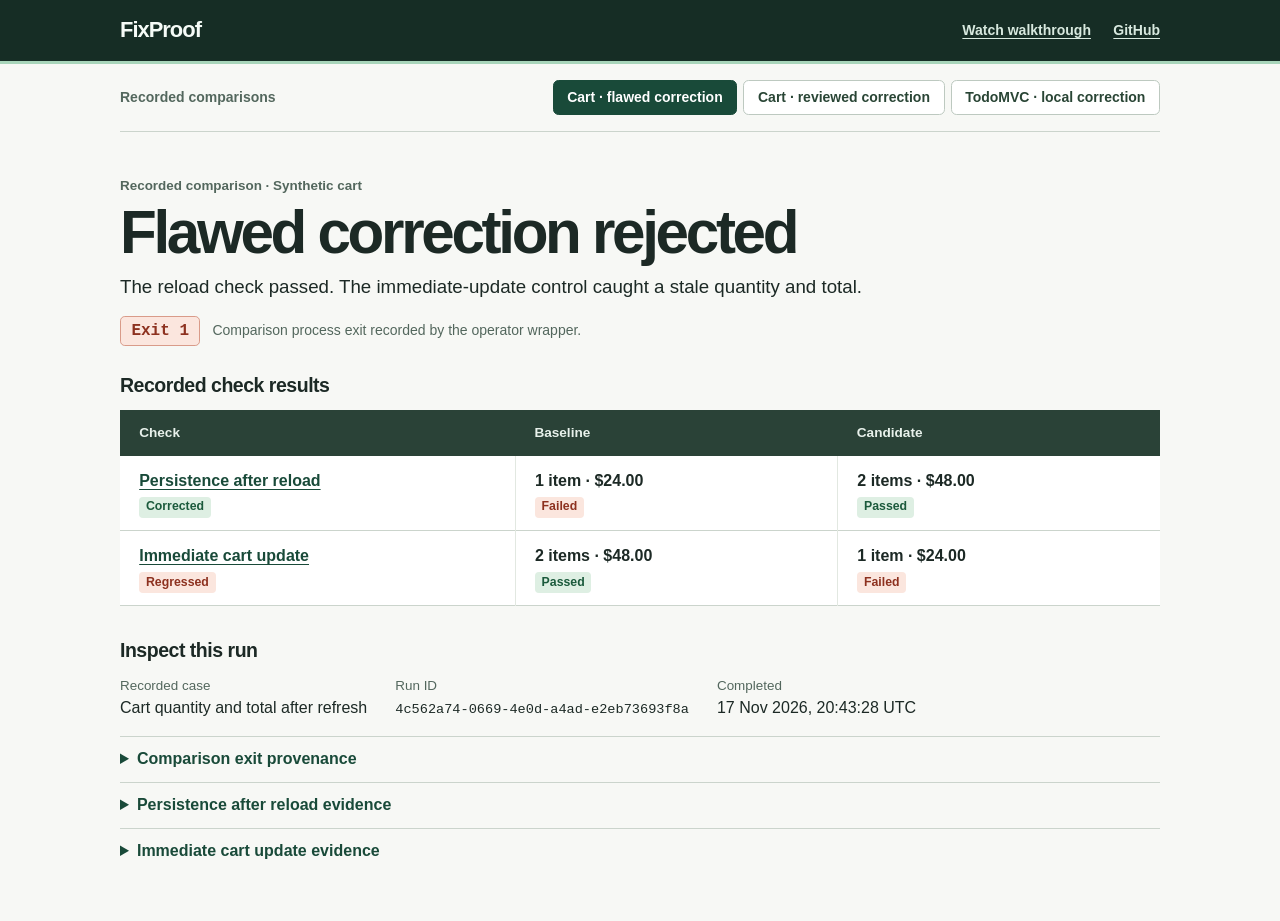
<file: index.html>
<!doctype html>
<html lang="en" data-entry="report">
<head>
  <meta charset="utf-8">
  <meta name="viewport" content="width=device-width, initial-scale=1">
  <title>FixProof · Recorded comparison</title>
  <link rel="stylesheet" href="proof.css">
  <script src="proof.js" defer></script>
</head>
<body>
  <a class="skip-link" href="#case-title">Skip to comparison</a>
  <header class="masthead">
    <div class="wrap masthead-inner">
      <a class="brand" id="home-link" href="./">FixProof</a>
      <nav class="reference-links" aria-label="Project resources">
        <a href="https://youtu.be/y7mjjVRgMPk">Watch walkthrough</a>
        <a href="https://github.com/elouahid/fixproof-kane">GitHub</a>
      </nav>
    </div>
  </header>

  <main class="wrap">
    <nav class="run-nav" aria-label="Recorded comparisons">
      <span>Recorded comparisons</span>
      <div class="run-links">
        <a id="flawed-link" href="?run=flawed">Cart · flawed correction</a>
        <a id="reviewed-link" href="?run=reviewed">Cart · reviewed correction</a>
        <a id="todomvc-link" href="?run=todomvc">TodoMVC · local correction</a>
      </div>
    </nav>

    <p id="loading" role="status">Loading recorded evidence…</p>
    <div id="comparison" hidden>
      <section class="intro" aria-labelledby="case-title">
        <p id="source-label" class="source-label"></p>
        <h1 id="case-title" tabindex="-1"></h1>
        <p id="explanation" class="explanation"></p>
        <div class="exit-row">
          <strong id="exit-badge"></strong>
          <p id="exit-source"></p>
        </div>
      </section>

      <section aria-labelledby="results-title">
        <h2 id="results-title">Recorded check results</h2>
        <table aria-labelledby="results-title">
          <thead><tr><th scope="col">Check</th><th scope="col">Baseline</th><th scope="col">Candidate</th></tr></thead>
          <tbody id="results"></tbody>
        </table>
      </section>

      <section class="evidence-section" aria-labelledby="evidence-title">
        <h2 id="evidence-title">Inspect this run</h2>
        <dl class="run-meta">
          <div><dt>Recorded case</dt><dd id="case-name"></dd></div>
          <div><dt>Run ID</dt><dd><code id="run-id"></code></dd></div>
          <div><dt id="date-label">Recorded</dt><dd id="run-date"></dd></div>
        </dl>
        <details id="capture" hidden>
          <summary>Comparison exit provenance</summary>
          <p id="capture-note"></p>
          <p class="hash-label">Process capture SHA-256</p>
          <code id="capture-hash" class="digest"></code>
          <p id="recorded-sources" hidden>
            <a id="saved-report-link">Saved report on GitHub</a>
            · <a id="manifest-link" href="https://github.com/elouahid/fixproof-kane/blob/56409e049b64a15797b3a6fd39b4f2c08f0c295c/evidence/control-regression/manifest.json">Run manifest</a>
          </p>
        </details>
        <div id="checks"></div>
        <section class="extra" id="incomplete-example" aria-labelledby="incomplete-title" hidden>
          <h3 id="incomplete-title">Earlier incomplete execution</h3>
          <p id="incomplete-reason"></p>
        </section>
      </section>
    </div>

    <aside id="local-resources" hidden>
      <h2>Current checkout</h2>
      <p>These carts run the code in this checkout. The saved comparisons above describe the builds tested at the time.</p>
      <nav class="local-links" aria-label="Current cart applications">
        <a id="baseline-link">Open current baseline cart</a>
        <a id="candidate-link">Open current candidate cart (reviewed source in the demo)</a>
      </nav>
      <a id="example-link">View the earlier recorded example</a>
    </aside>
  </main>
</body>
</html>
</file>
<file: proof.css>
:root {
  color-scheme: light;
  color: #1c2925;
  background: #f7f8f5;
  font: 1rem/1.5 Inter, -apple-system, BlinkMacSystemFont, "Segoe UI", sans-serif;
  --ink: #162d25;
  --green: #194a39;
  --muted: #53675d;
  --line: #cbd4cc;
  --paper: #fff;
}

* { box-sizing: border-box; }
[hidden] { display: none !important; }
body, h1, h2, h3, h4, p, dl, dd { margin: 0; }
body { overflow-wrap: break-word; }
.wrap { width: min(65rem, calc(100% - 3rem)); margin-inline: auto; }
a { color: var(--green); text-underline-offset: 0.2em; }
a:hover { text-decoration-thickness: 2px; }
a:focus-visible, summary:focus-visible {
  outline: 3px solid #9b5900;
  outline-offset: 4px;
  border-radius: 2px;
}
.skip-link { position: absolute; top: -100px; left: 1rem; z-index: 1; padding: 0.6rem; background: #fff; }
.skip-link:focus { top: 0.5rem; }
.masthead { color: #f5fbf7; background: var(--ink); border-bottom: 3px solid #a8d5ba; }
.masthead-inner, .reference-links, .run-nav, .run-links, .exit-row, .card-heading, .local-links {
  display: flex;
  align-items: center;
  flex-wrap: wrap;
}
.masthead-inner { min-height: 3.8rem; gap: 0.5rem 1rem; justify-content: space-between; }
.brand { color: inherit; font-size: 1.37rem; font-weight: 750; letter-spacing: -0.045em; text-decoration: none; }
.reference-links { gap: 0.5rem 1.4rem; }
.reference-links a { color: #d8e9df; font-size: 0.875rem; font-weight: 550; }
main { padding-block-end: 3rem; }
.run-nav { justify-content: space-between; gap: 0.55rem 1rem; padding-block: 1rem; border-bottom: 1px solid var(--line); }
.run-nav > span { color: var(--muted); font-size: 0.875rem; font-weight: 650; }
.run-links { gap: 0.38rem; }
.run-links a {
  padding: 0.37rem 0.85rem;
  border: 1px solid #bdc9c0;
  border-radius: 0.35rem;
  color: #294535;
  background: var(--paper);
  font-size: 0.875rem;
  font-weight: 600;
  text-decoration: none;
}
.run-links a:hover { border-color: var(--green); }
.run-links a[aria-current="page"] { border-color: var(--green); color: #fff; background: var(--green); }
.intro { padding-block: clamp(1.7rem, 4vw, 2.8rem) 1.7rem; }
.source-label, .hash-label, dt { color: var(--muted); font-size: 0.84rem; }
.source-label { font-weight: 650; }
h1 { margin: 0.25rem 0 0.45rem; font-size: clamp(2rem, 4.7vw, 3.85rem); line-height: 1.08; letter-spacing: -0.055em; }
h2 { margin-bottom: 0.75rem; font-size: 1.22rem; line-height: 1.3; letter-spacing: -0.025em; }
h3, h4 { font-size: 1rem; line-height: 1.4; }
.explanation { max-width: 73ch; font-size: clamp(1rem, 1.55vw, 1.17rem); }
.exit-row { gap: 0.55rem 0.75rem; margin-top: 0.95rem; }
.exit-row p { color: var(--muted); font-size: 0.875rem; }
#exit-badge {
  padding: 0.24rem 0.65rem;
  border: 1px solid var(--tone-border);
  border-radius: 0.3rem;
  color: var(--tone-ink);
  background: var(--tone-bg);
  font: 700 1rem/1.25 ui-monospace, Consolas, monospace;
}
[data-tone="bad"] { --tone-ink: #8d311f; --tone-bg: #fbe6de; --tone-border: #d99b89; }
[data-tone="good"] { --tone-ink: #1b5a3c; --tone-bg: #deefe3; --tone-border: #95bba1; }
[data-tone="pending"] { --tone-ink: #775117; --tone-bg: #fff1d8; --tone-border: #c9aa70; }
table { width: 100%; border-collapse: collapse; table-layout: fixed; text-align: left; background: var(--paper); }
table thead { color: #e8f1eb; background: #2a4237; }
th, td { padding: 0.8rem clamp(0.65rem, 1.9vw, 1.2rem); vertical-align: top; }
thead th { font-size: 0.85rem; font-weight: 600; }
thead th:first-child { width: 38%; }
tbody tr { border-bottom: 1px solid var(--line); }
tbody th { font-weight: 650; }
td + td, tbody th + td { border-left: 1px solid #e2e8e1; }
.readout { font-weight: 550; font-variant-numeric: tabular-nums; }
.status {
  display: inline-block;
  color: var(--tone-ink);
  background: var(--tone-bg);
  padding: 0.08rem 0.42rem;
  border-radius: 0.25rem;
  font-size: 0.77rem;
  font-weight: 650;
  line-height: 1.45;
}
tbody .status { display: block; width: fit-content; max-width: 100%; margin-top: 0.26rem; }
.evidence-section, aside { margin-top: 2rem; }
.run-meta { display: flex; flex-wrap: wrap; gap: 0.55rem 1.75rem; margin: 0 0 1rem; }
.run-meta > div { min-width: 0; }
code { font: 0.85rem/1.45 ui-monospace, Consolas, monospace; overflow-wrap: anywhere; }
details { border-top: 1px solid var(--line); }
summary { cursor: pointer; color: var(--green); font-weight: 650; padding-block: 0.65rem; }
summary:hover { text-decoration: underline; text-underline-offset: 0.2em; }
details[open] { padding-bottom: 0.9rem; }
#capture p, .evidence-body > p { color: var(--muted); }
.hash-label { margin-top: 0.65rem; font-weight: 600; }
.digest { display: block; color: #334c3d; }
.sides { display: grid; grid-template-columns: repeat(2, minmax(0, 1fr)); gap: 0.75rem; margin-top: 0.9rem; }
.side { min-width: 0; padding: 1rem; border: 1px solid var(--line); background: var(--paper); border-radius: 0.4rem; }
.card-heading { gap: 0.5rem; justify-content: space-between; }
.readouts { display: flex; flex-wrap: wrap; gap: 0.6rem 1.4rem; margin-block: 0.7rem; }
.readouts dd { font-size: 1.1rem; font-weight: 650; }
.reason, .extra p { color: var(--muted); margin-top: 0.5rem; }
.capture-link { display: block; margin-top: 0.9rem; font-size: 0.85rem; }
.capture-link img { width: 100%; height: auto; display: block; border: 1px solid var(--line); margin-bottom: 0.35rem; }
aside { border-top: 1px solid var(--line); padding-top: 1.2rem; }
aside p { color: var(--muted); max-width: 75ch; }
.local-links { gap: 0.5rem 1.25rem; margin: 0.6rem 0; }
#example-link { font-size: 0.875rem; }
#loading { padding: 1.5rem 0; }

@media (max-width: 42rem) {
  .wrap { width: calc(100% - 2rem); }
  .run-nav { align-items: flex-start; flex-direction: column; }
  .run-links a { padding: 0.48rem 0.65rem; }
  .sides { grid-template-columns: minmax(0, 1fr); }
  th, td { padding: 0.55rem 0.45rem; }
  table { font-size: 0.875rem; }
  .status { font-size: 0.72rem; }
  .exit-row { align-items: flex-start; }
  .exit-row p { flex: 1; }
  .reference-links { gap: 0.7rem; }
}
</file>
